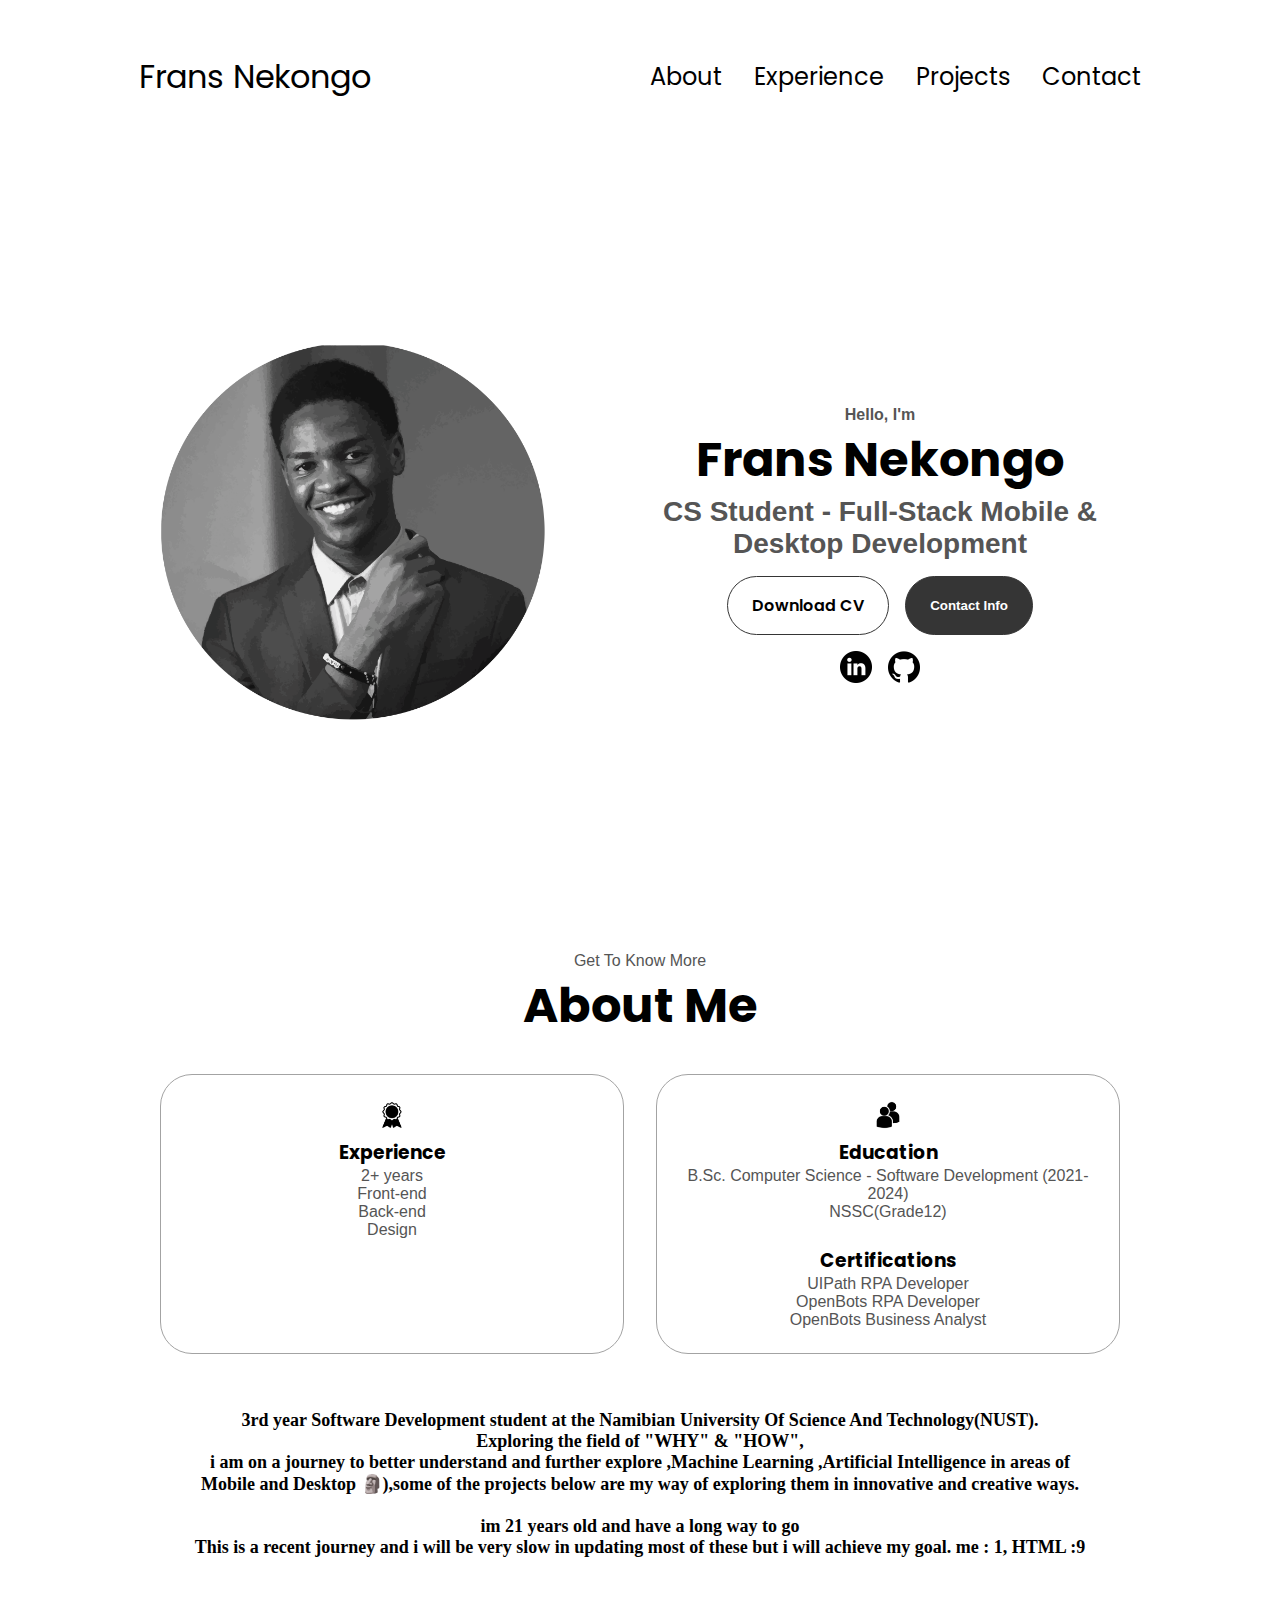
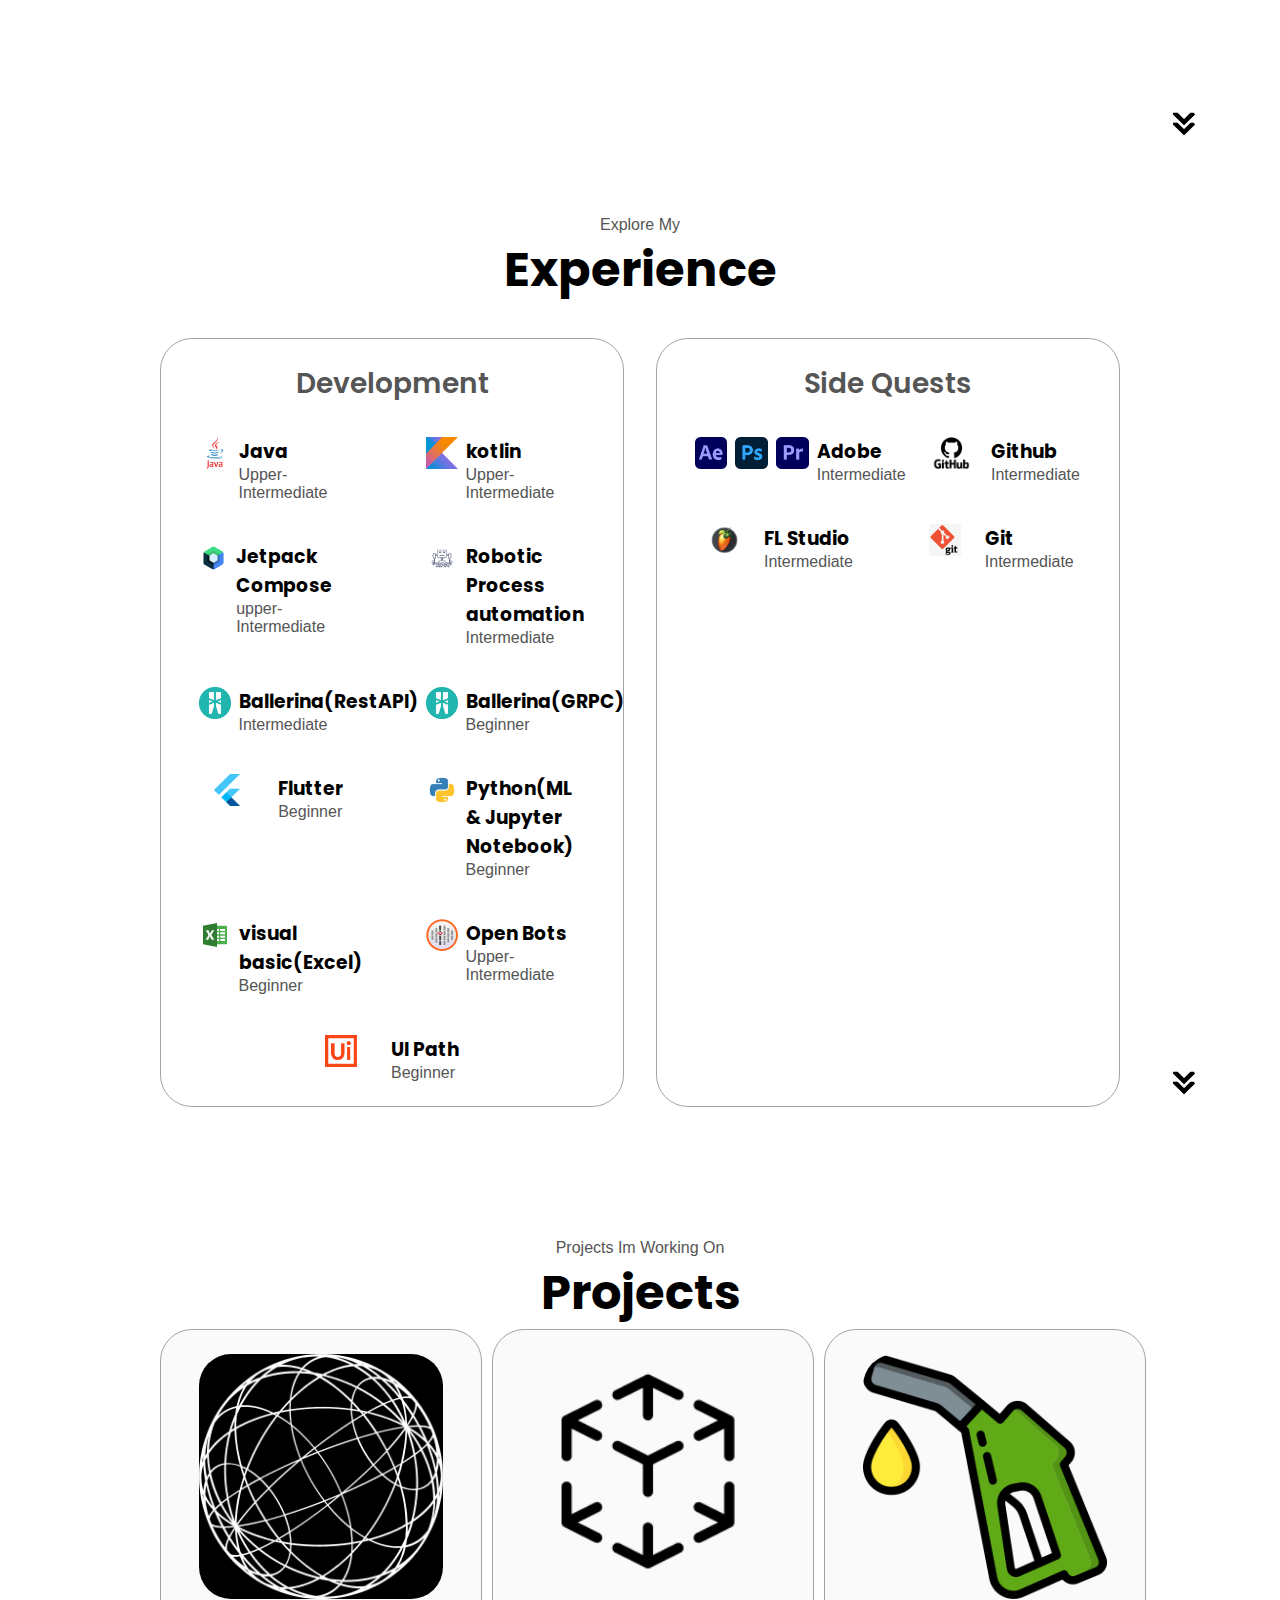
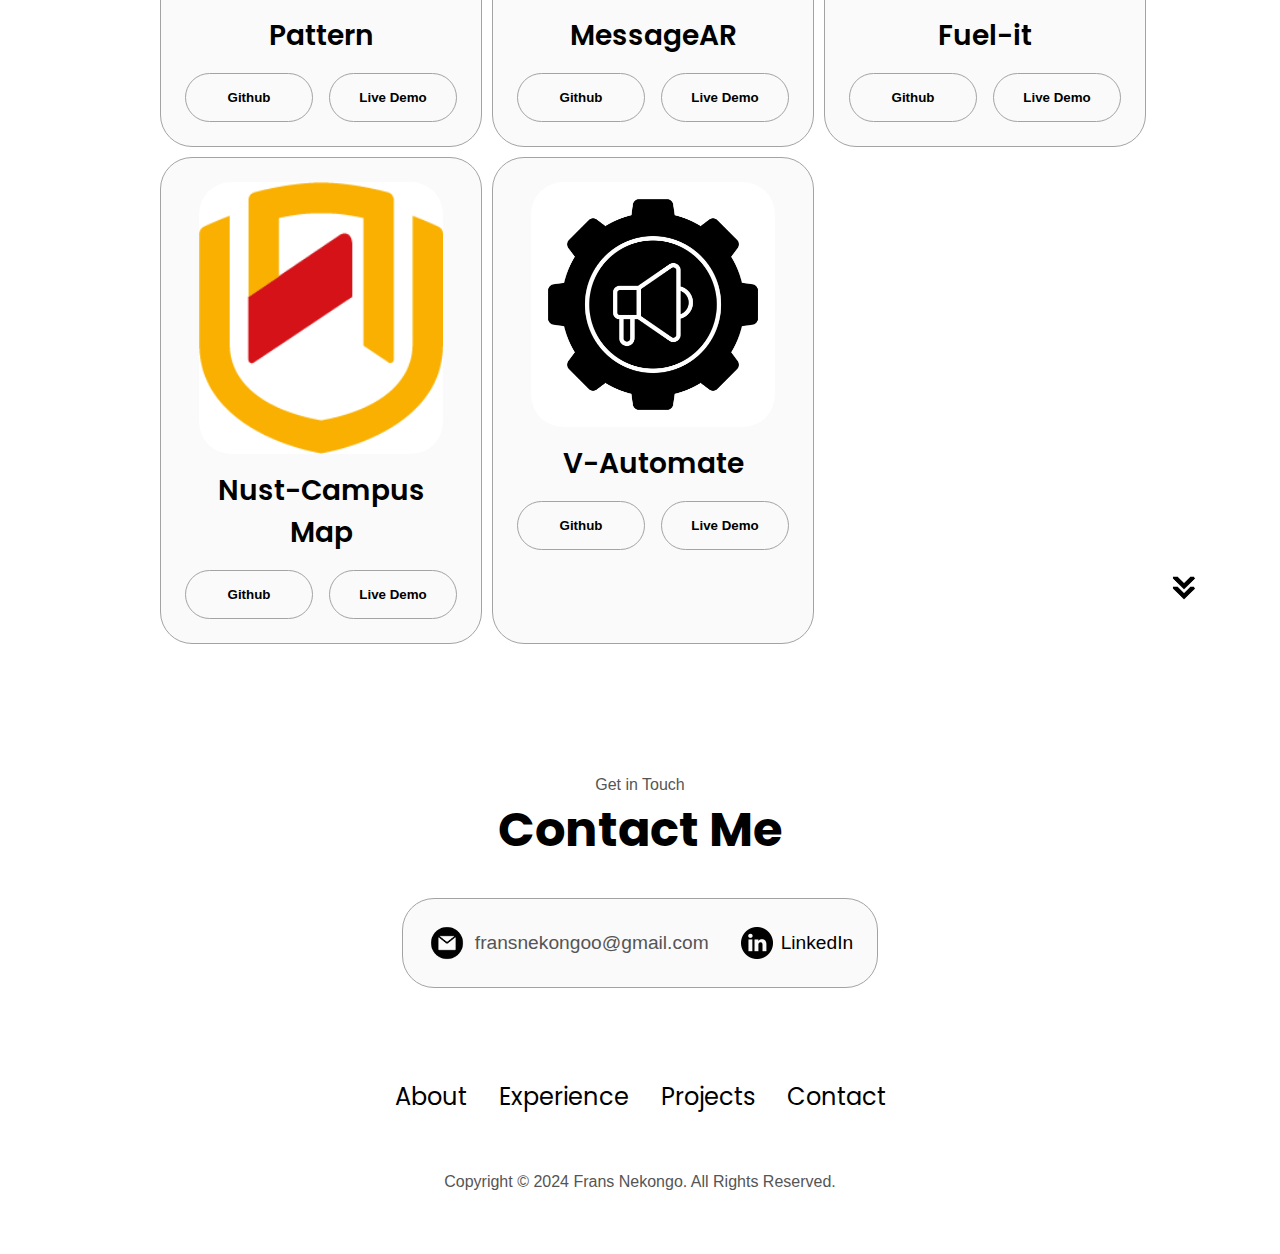
<file: index.html>
<!DOCTYPE html>
<html lang="en">
<!--Firebase App (the core Firebase SDK) is always required and must be listed first-->
<!-- <script src="https://www.gstatic.com/firebasejs/8.10.0/firebase-app.js"></script> -->

<!-- Add Firebase products that you want to use -->
<!--<script src="https://www.gstatic.com/firebasejs/8.10.0/firebase-analytics.js"></script>
<script src="https://www.gstatic.com/firebasejs/8.10.0/firebase-database.js"></script>
<script src="https://www.gstatic.com/firebasejs/8.10.0/firebase-storage.js"></script> -->

<head>
  <meta charset="UTF-8" />
  <meta http-equiv="X-UA-Compatible" content="IE=edge" />
  <meta name="viewport" content="width=device-width, initial-scale=1.0" />
  <title>Frans Nekongo Portfolio</title>
  <link rel="icon" type="image/x-icon" href="/Assets/Icons/Website logo 2.svg"> <!-- Icon for Website> -->
  <link rel="stylesheet" href="style.css" />
  <link rel="stylesheet" href="mediaqueries.css" />
</head>

<body>
  <nav id="desktop-nav">
    <div class="logo">Frans Nekongo</div>
    <div>
      <ul class="nav-links">
        <li><a href="#about">About</a></li>
        <li><a href="#experience">Experience</a></li>
        <li><a href="#projects">Projects</a></li>
        <li><a href="#contact">Contact</a></li>
      </ul>
    </div>
  </nav>
  <nav id="hamburger-nav">
    <div class="logo">Frans Nekongo</div>
    <div class="hamburger-menu">
      <div class="hamburger-icon" onclick="toggleMenu()">
        <span></span>
        <span></span>
        <span></span>
      </div>
      <div class="menu-links">
        <li><a href="#about" onclick="toggleMenu()">About</a></li>
        <li><a href="#experience" onclick="toggleMenu()">Experience</a></li>
        <li><a href="#projects" onclick="toggleMenu()">Projects</a></li>
        <li><a href="#contact" onclick="toggleMenu()">Contact</a></li>
      </div>
    </div>
  </nav>
  <section id="profile">
    <div class="section__pic-container">
      <img src="./Assets/Icons/frans nekongo profile 2.png" alt="fran's profile picture" />
    </div>
    <div class="section__text">
      <p class="section__text__p1">Hello, I'm</p>
      <h1 class="title">Frans Nekongo</h1>
      <p class="section__text__p2">CS Student - Full-Stack Mobile & Desktop Development</p>
      <div class="btn-container">
        <a href="https://firebasestorage.googleapis.com/v0/b/nekongo-resume.appspot.com/o/Documents%2FResume%2FFrans%20Nekongo%20Resume.pdf?alt=media&token=7294755e-ceaf-4022-80d4-fffa458b6771" download="Frans_Nekongo_Resume.pdf" target="_blank" rel="noopener" class="btn btn-color-2" id="download-cv-btn">Download CV</a>
        <button class="btn btn-color-1" onclick="location.href='./#contact'">
          Contact Info
        </button>
      </div>
      <div id="socials-container">
        <img src="./Assets/Icons/linkedin.png" alt="My LinkedIn profile" class="icon"
          onclick="location.href='https://www.linkedin.com/in/frans-nekongo-760369173'" />
        <img src="./Assets/Icons/github.png" alt="My Github profile" class="icon"
          onclick="location.href='https://github.com/frans-nekongo'" />
      </div>
    </div>
  </section>
  <section id="about">
    <p class="section__text__p1">Get To Know More</p>
    <h1 class="title">About Me</h1>
    <div class="section-container">
      <div class="about-details-container">
        <div class="about-containers">
          <div class="details-container">
            <img src="./Assets/Icons/experience.png" alt="Experience icon" class="icon" />
            <h3>Experience</h3>
            <p>2+ years <br />Front-end <br />Back-end <br />Design</p>
          </div>
          <div class="details-container">
            <img src="./Assets/Icons/education.png" alt="Education icon" class="icon" />
            <h3>Education</h3>
            <p>B.Sc. Computer Science - Software Development (2021-2024)<br />NSSC(Grade12) </p>
            <br />
            <h3>Certifications</h3>
            <p>UIPath RPA Developer
              <br>OpenBots RPA Developer
              <br>OpenBots Business Analyst
            </p>
          </div>
        </div>
        <div class="text-container">
          <div class="make-me-fit">
            <p id="about-text" >
              <h1 style="text-align: center;font-size: large; font-family: ”Allegro,ui-serif;">
                  3rd year Software Development student at the Namibian University Of Science And Technology(NUST).
                  <br>
                  Exploring the field of "WHY" & "HOW",
                  <br>
                  i am on a journey to better understand and further
                  explore ,Machine Learning ,Artificial  Intelligence in areas of Mobile and Desktop

                  &#128511;),some of the projects below are my way of exploring them in innovative and creative ways.
                  <br />
                  <br />
                  im 21 years old and have a long way to go
                  <br />
                  This is a recent journey and i will be very slow in updating most of these but i will achieve my goal.

                  me : 1, HTML :9
              </h1>
            </p>
          </div>
        </div>
      </div>
    </div>
    <img src="./Assets/Icons/arrow.png" alt="Arrow icon" class="icon arrow" onclick="location.href='./#experience'" />
  </section>
  <section id="experience">
    <p class="section__text__p1">Explore My</p>
    <h1 class="title">Experience</h1>
    <div class="experience-details-container">
      <div class="about-containers">
        <div class="details-container">
          <h2 class="experience-sub-title">Development</h2>
          <div class="article-container">
            <article>
              <img src="./Assets/Icons/java.png" alt="Experience icon" class="icon" />
              <div>
                <h3>Java</h3>
                <p>Upper-Intermediate </p>
              </div>
            </article>
            <article>
              <img src="./Assets/Icons/Kotlin_Icon.png" alt="Experience icon" class="icon" />
              <div>
                <h3>kotlin</h3>
                <p>Upper-Intermediate</p>
              </div>
            </article>
            <article>
              <img src="./Assets/Icons/jetpack compose.png" alt="Experience icon" class="icon" />
              <div>
                <h3>Jetpack Compose</h3>
                <p>upper-Intermediate</p>
              </div>
            </article>
            <article>
              <img src="./Assets/Icons/RPA.jpg" alt="Experience icon" class="icon" />
              <div>
                <h3>Robotic Process automation</h3>
                <p>Intermediate</p>
              </div>
            </article>
            <article>
              <img src="./Assets/Icons/Ballerina-icon.jpg" alt="Experience icon" class="icon" />
              <div>
                <h3>Ballerina(RestAPI)</h3>
                <p>Intermediate</p>
              </div>
            </article>
            <article>
              <img src="./Assets/Icons/Ballerina-icon.jpg" alt="Experience icon" class="icon" />
              <div>
                <h3>Ballerina(GRPC)</h3>
                <p>Beginner</p>
              </div>
            </article>
            <article>
              <img src="./Assets/Icons/flutter-icon.png" alt="Experience icon" class="icon" />
              <div>
                <h3>Flutter</h3>
                <p>Beginner</p>
              </div>
            </article>
            <article>
              <img src="./Assets/Icons/Python_logo.png" alt="Experience icon" class="icon" />
              <div>
                <h3>Python(ML & Jupyter Notebook)</h3>
                <p>Beginner</p>
              </div>
            </article>
            <article>
              <img src="./Assets/Icons/microsoft-excel.svg" alt="Experience icon" class="icon" />
              <div>
                <h3>visual basic(Excel)</h3>
                <p>Beginner</p>
              </div>
            </article>
            <article>
              <img src="./Assets/Icons/Studio-Icon.png" alt="Experience icon" class="icon" />
              <div>
                <h3>Open Bots</h3>
                <p>Upper-Intermediate</p>
              </div>
            </article>
            <article>
              <img src="./Assets/Icons/ui-path-logo.png" alt="Experience icon" class="icon" />
              <div>
                <h3>UI Path</h3>
                <p>Beginner</p>
              </div>
            </article>
          </div>
        </div>
        <div class="details-container">
          <h2 class="experience-sub-title">Side Quests</h2>
          <div class="article-container">
            <article>
              <img src="./Assets/Icons/addobe after effects.png" alt="Experience icon" class="icon" />
              <img src="./Assets/Icons/addobe photoshop.png" alt="Experience icon" class="icon" /><img
                src="./Assets/Icons/addobe premiere pro.png" alt="Experience icon" class="icon" />
              <div>
                <h3>Adobe </h3>
                <p>Intermediate</p>
              </div>
            </article>
            <article>
              <img src="./Assets/Icons/GitHub-logo.png" alt="Experience icon" class="icon" />
              <div>
                <h3>Github</h3>
                <p>Intermediate</p>
              </div>
            </article>
            <article>
              <img src="./Assets/Icons/fl-studio icon.jpg" alt="Experience icon" class="icon" />
              <div>
                <h3>FL Studio</h3>
                <p>Intermediate</p>
              </div>
            </article>
            <article>
              <img src="./Assets//Icons/git icon.png" alt="Experience icon" class="icon" />
              <div>
                <h3>Git</h3>
                <p>Intermediate</p>
              </div>
            </article>
          </div>
        </div>
      </div>
    </div>
    <img src="./Assets/Icons/arrow.png" alt="Arrow icon" class="icon arrow" onclick="location.href='./#projects'" />
  </section>
  <section id="projects">
    <p class="section__text__p1">Projects Im Working On</p>
    <h1 class="title">Projects</h1>

    <div class="projects-details-container">
      <div class="projects-containers">
        <div class="details-container color-container">
          <div class="article-container">
            <img src="./Assets/Icons/pattern logo.png" alt="Project 3" class="project-img" />
          </div>
          <h2 class="experience-sub-title project-title">Pattern</h2>
          <div class="btn-container">
            <button class="btn btn-color-2 project-btn"
              onclick="location.href='https://github.com/frans-nekongo/Pattern.git'">
              Github
            </button>
            <button class="btn btn-color-2 project-btn" onclick="location.href=''" disabled>
              Live Demo
            </button>
          </div>
        </div>
        <div class="details-container color-container">
          <div class="article-container">
            <img src="./Assets/Icons/AR.png" alt="Project 3" class="project-img" />
          </div>
          <h2 class="experience-sub-title project-title">MessageAR</h2>
          <div class="btn-container">
            <button class="btn btn-color-2 project-btn"
              onclick="location.href='https://github.com/frans-nekongo/MessageAR.git'">
              Github
            </button>
            <button class="btn btn-color-2 project-btn" onclick="location.href=''" disabled>
              Live Demo
            </button>
          </div>
        </div>
        <div class="details-container color-container">
          <div class="article-container">
            <img src="./Assets/Icons//fuel-it.png" alt="Project 1" class="project-img" />
          </div>
          <h2 class="experience-sub-title project-title">Fuel-it</h2>
          <div class="btn-container">
            <button class="btn btn-color-2 project-btn"
              onclick="location.href='https://github.com/frans-nekongo/Fuel-it.git'">
              Github
            </button>
            <button class="btn btn-color-2 project-btn" onclick="location.href=''" disabled>
              Live Demo
            </button>
          </div>
        </div>
        <div class="details-container color-container">
          <div class="article-container">
            <img src="./Assets/Icons/nust icon.png" alt="Project 2" class="project-img" />
          </div>
          <h2 class="experience-sub-title project-title">Nust-Campus Map</h2>
          <div class="btn-container">
            <button class="btn btn-color-2 project-btn"
              onclick="location.href='https://github.com/frans-nekongo/Nust-Campus-Map.git'">
              Github
            </button>
            <button class="btn btn-color-2 project-btn" onclick="location.href=''" disabled>
              Live Demo
            </button>
          </div>
        </div>
        <div class="details-container color-container">
          <div class="article-container">
            <img src="./Assets/Icons/v-automate.jpg" alt="Project 3" class="project-img" />
          </div>
          <h2 class="experience-sub-title project-title">V-Automate</h2>
          <div class="btn-container">
            <button class="btn btn-color-2 project-btn"
              onclick="location.href='https://github.com/frans-nekongo/V-Automate.git'">
              Github
            </button>
            <button class="btn btn-color-2 project-btn" onclick="location.href=''" disabled>
              Live Demo
            </button>
          </div>
        </div>


      </div>
    </div>
    <img src="./Assets/Icons/arrow.png" alt="Arrow icon" class="icon arrow" onclick="location.href='./#contact'" />
  </section>
  <section id="contact">
    <p class="section__text__p1">Get in Touch</p>
    <h1 class="title">Contact Me</h1>
    <div class="contact-info-upper-container">
      <div class="contact-info-container">
        <img src="./Assets/Icons/email.png" alt="Email icon" class="icon contact-icon email-icon" />
        <p>fransnekongoo@gmail.com</a></p>
      </div>
      <div class="contact-info-container">
        <img src="./Assets/Icons/linkedin.png" alt="LinkedIn icon" class="icon contact-icon" />
        <p><a href="https://www.linkedin.com/in/frans-nekongo-760369173">LinkedIn</a></p>
      </div>
    </div>
  </section>
  <footer>
    <nav>
      <div class="nav-links-container">
        <ul class="nav-links">
          <li><a href="#about">About</a></li>
          <li><a href="#experience">Experience</a></li>
          <li><a href="#projects">Projects</a></li>
          <li><a href="#contact">Contact</a></li>
        </ul>
      </div>
    </nav>
    <p>Copyright &#169; 2024 Frans Nekongo. All Rights Reserved.</p>

    <!-- <script type="module" src="script.mjs"></script> -->
    <script type="module" src="test_script.js"></script>
    <script>
      function downloadFile() {
        window.location.href = 'https://drive.google.com/file/d/1_I57VyXBXMgK0x6Ebk9xrpQ3W-fJKfSh/uc?export=download';
      }
    </script>
  </footer>
</body>

</html>
</file>
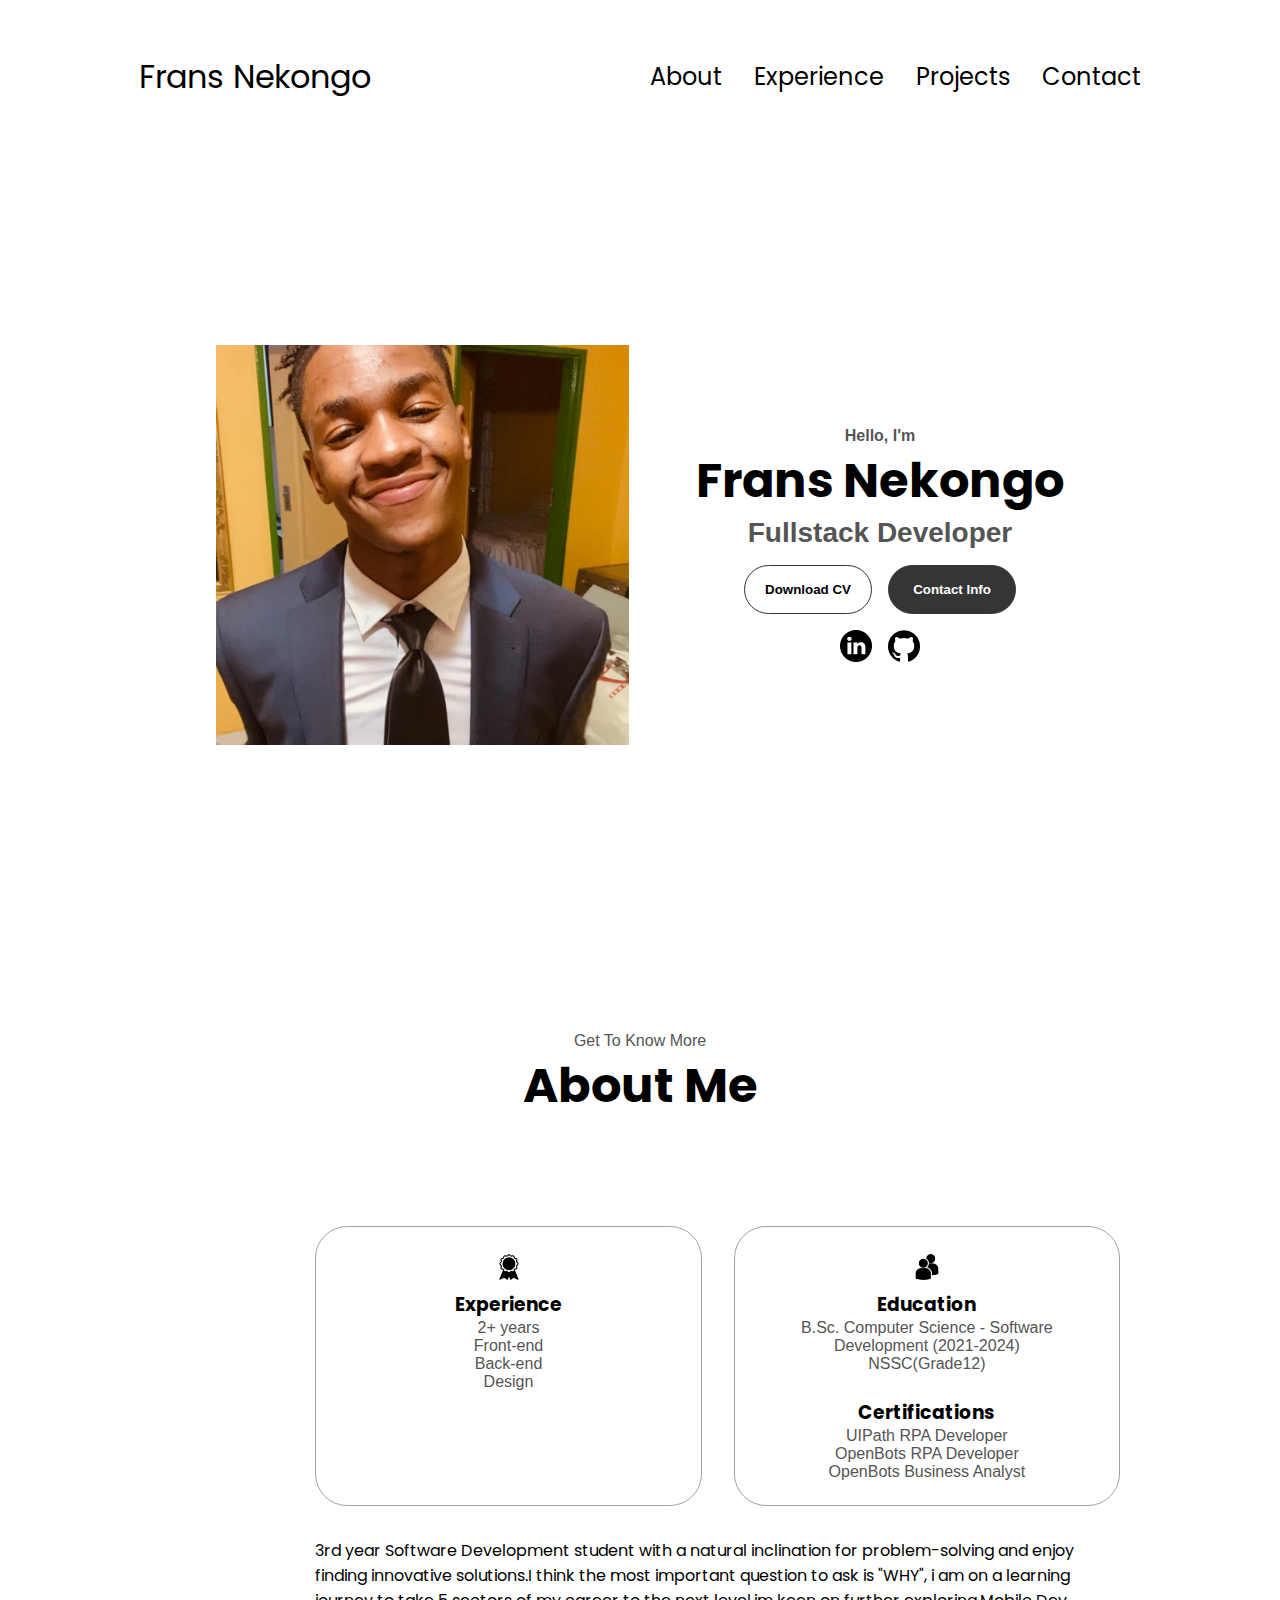
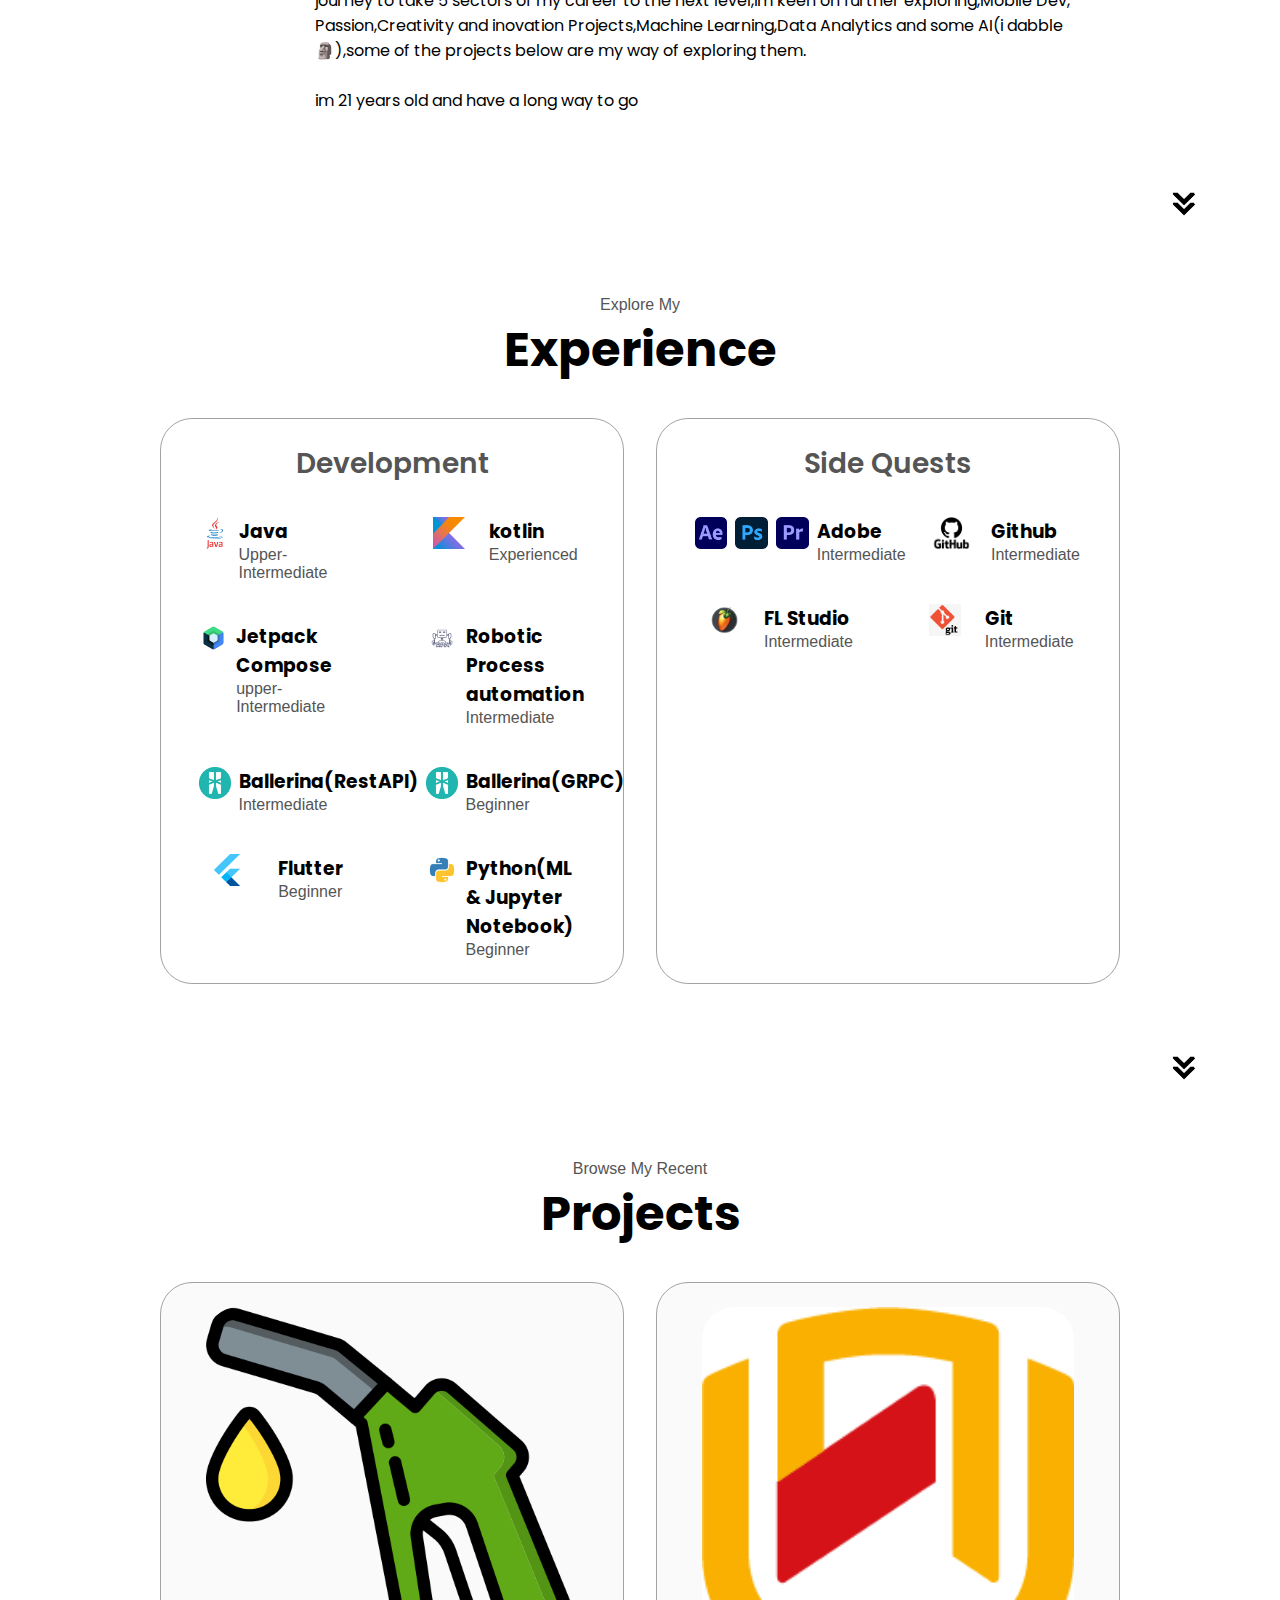
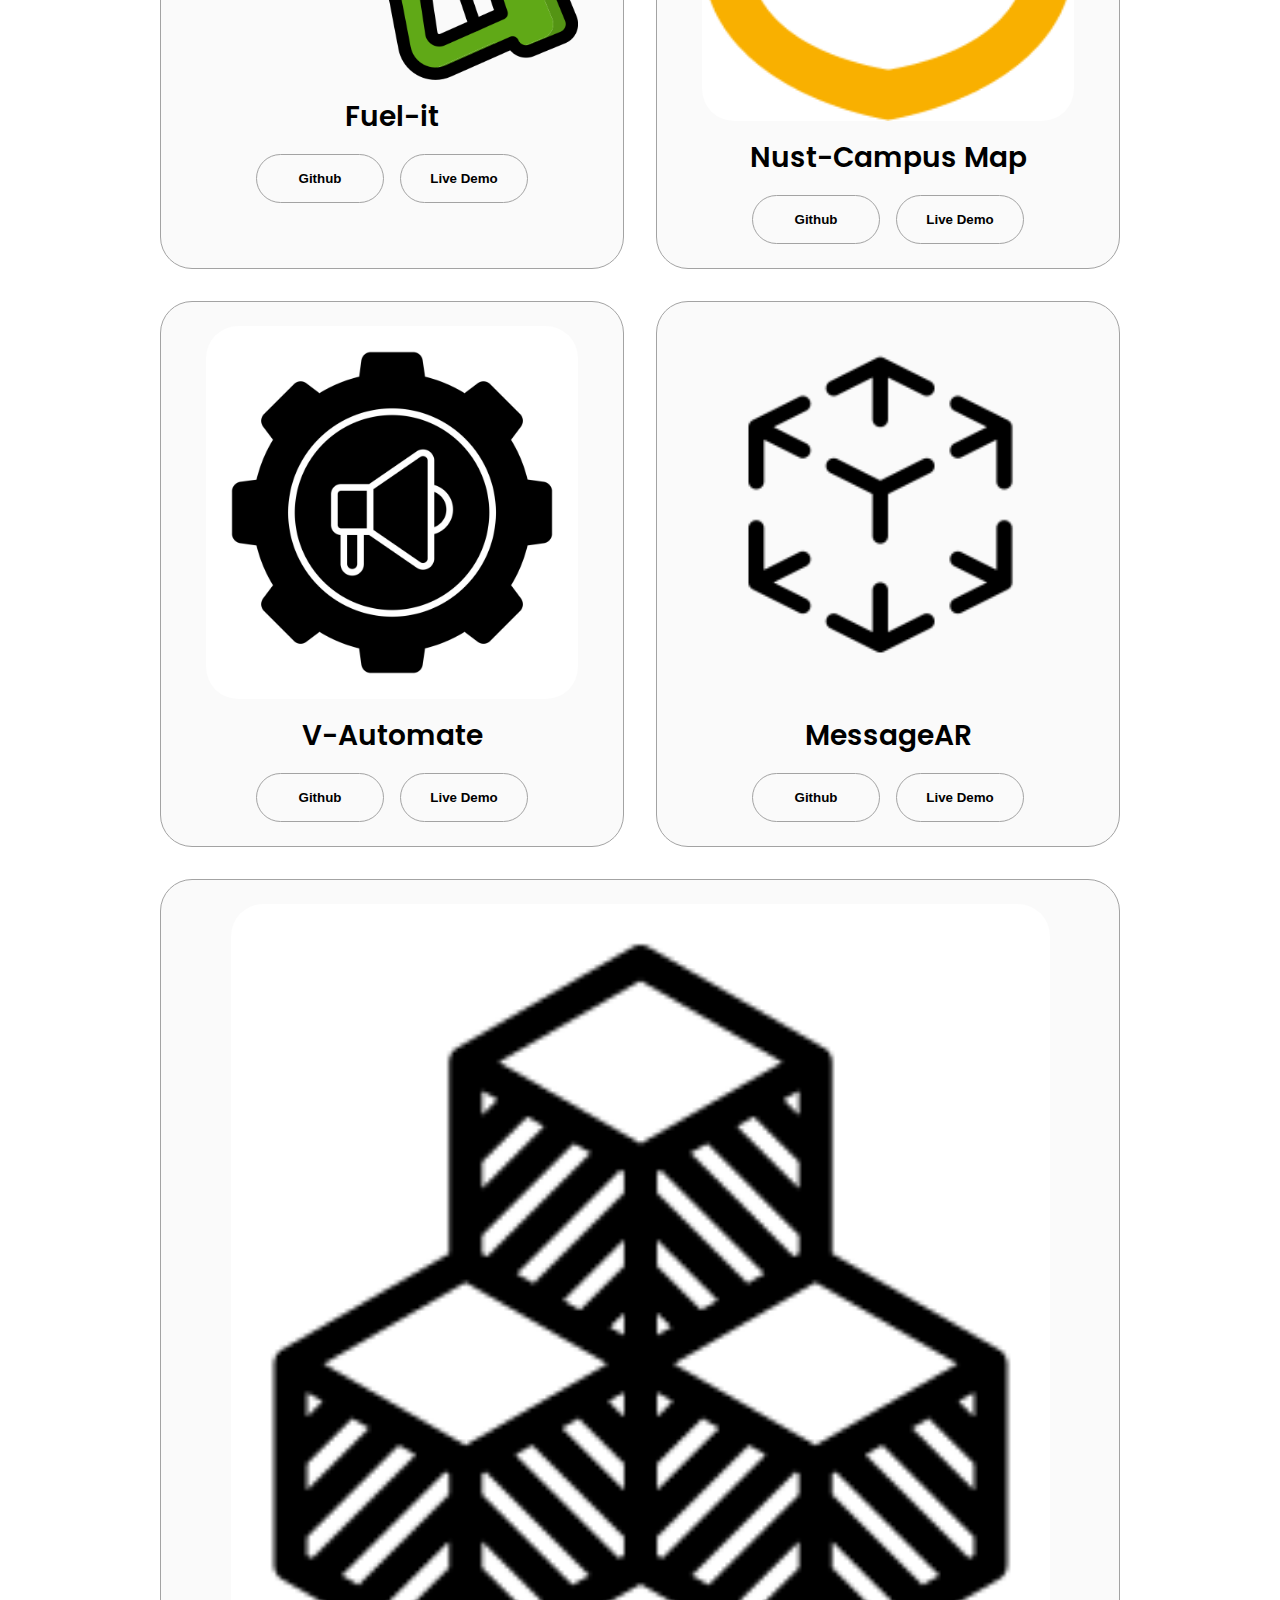
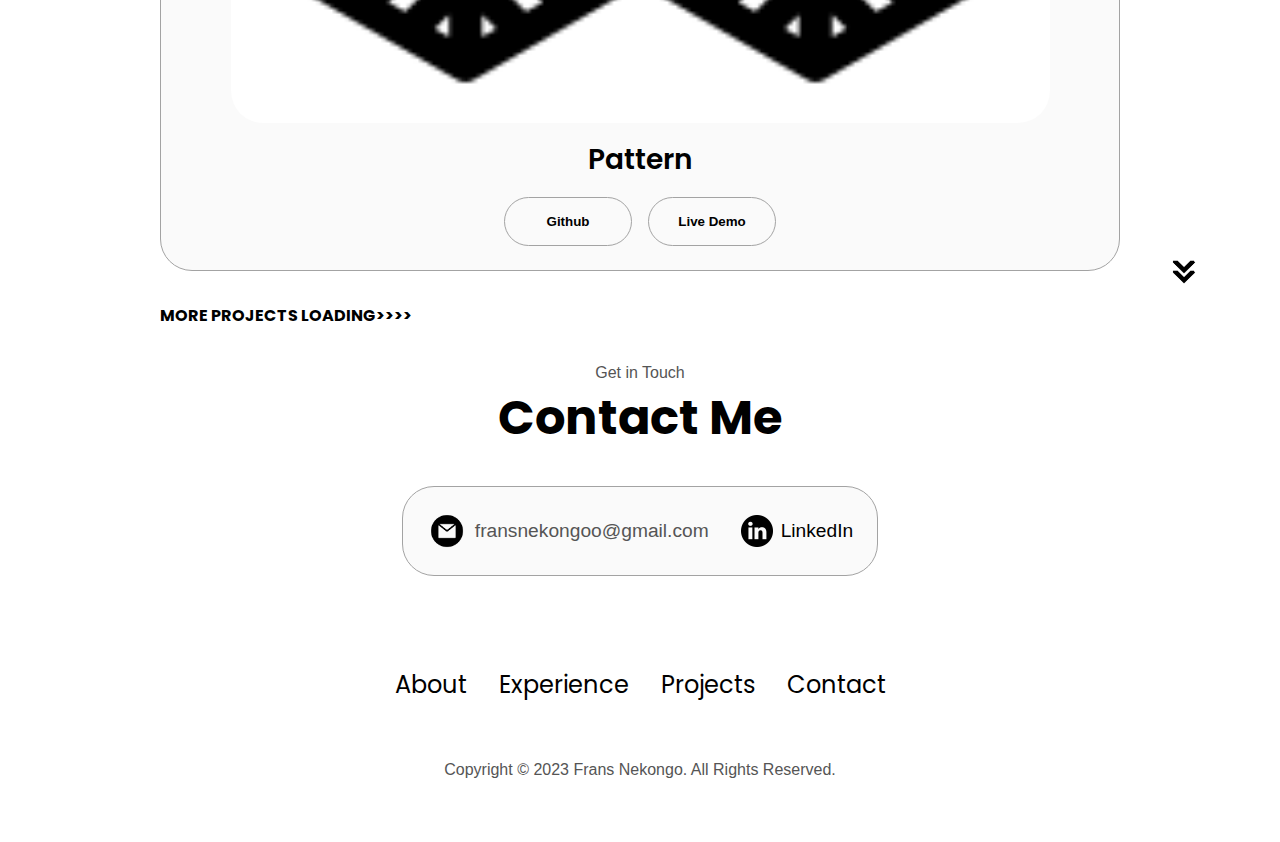
<file: Website/index.html>
<!DOCTYPE html>
<html lang="en">
  <head>
    <meta charset="UTF-8" />
    <meta http-equiv="X-UA-Compatible" content="IE=edge" />
    <meta name="viewport" content="width=device-width, initial-scale=1.0" />
    <title>My Portfolio</title>
    <link rel="stylesheet" href="style.css" />
    <link rel="stylesheet" href="mediaqueries.css" />
  </head>
  <body>
    <nav id="desktop-nav">
      <div class="logo">Frans Nekongo</div>
      <div>
        <ul class="nav-links">
          <li><a href="#about">About</a></li>
          <li><a href="#experience">Experience</a></li>
          <li><a href="#projects">Projects</a></li>
          <li><a href="#contact">Contact</a></li>
        </ul>
      </div>
    </nav>
    <nav id="hamburger-nav">
      <div class="logo">Frans Nekongo</div>
      <div class="hamburger-menu">
        <div class="hamburger-icon" onclick="toggleMenu()">
          <span></span>
          <span></span>
          <span></span>
        </div>
        <div class="menu-links">
          <li><a href="#about" onclick="toggleMenu()">About</a></li>
          <li><a href="#experience" onclick="toggleMenu()">Experience</a></li>
          <li><a href="#projects" onclick="toggleMenu()">Projects</a></li>
          <li><a href="#contact" onclick="toggleMenu()">Contact</a></li>
        </div>
      </div>
    </nav>
    <section id="profile">
      <div class="section__pic-container">
        <img src="./Assets/Icons/picture 1.jpg" alt="fran's profile picture" />
      </div>
      <div class="section__text">
        <p class="section__text__p1">Hello, I'm</p>
        <h1 class="title">Frans Nekongo</h1>
        <p class="section__text__p2">Fullstack Developer</p>
        <div class="btn-container">
          <button
            class="btn btn-color-2"
            onclick="window.open('/home/n3on/Documents/Work/Frans-Nekongo-Portfolio/Website/Assets/Documents/Frans Nekongo Resume.pdf')"
          >
            Download CV
          </button>

          <button class="btn btn-color-1" onclick="location.href='./#contact'">
            Contact Info
          </button>
        </div>
        <div id="socials-container">
          <img
            src="./Assets/Icons/linkedin.png"
            alt="My LinkedIn profile"
            class="icon"
            onclick="location.href='https://linkedin.com/'"
          />
          <img
            src="./Assets/Icons/github.png"
            alt="My Github profile"
            class="icon"
            onclick="location.href='https://github.com/'"
          />
        </div>
      </div>
    </section>
    <section id="about">
      <p class="section__text__p1">Get To Know More</p>
      <h1 class="title">About Me</h1>
      <div class="section-container">
        <div class="section__pic-container">
        </div>
        <div class="about-details-container">
          <div class="about-containers">
            <div class="details-container">
              <img
                src="./Assets/Icons/experience.png"
                alt="Experience icon"
                class="icon"
              />
              <h3>Experience</h3>
              <p>2+ years <br />Front-end <br />Back-end <br />Design</p>
            </div>
            <div class="details-container">
              <img
                src="./Assets/Icons/education.png"
                alt="Education icon"
                class="icon"
              />
              <h3>Education</h3>
              <p>B.Sc. Computer Science - Software Development (2021-2024)<br />NSSC(Grade12) </p>
              <br />
              <h3>Certifications</h3>
              <p>UIPath RPA Developer
                <br>OpenBots RPA Developer
                <br>OpenBots Business Analyst
              </p>
            </div>
          </div>
          <div class="text-container">
            <p><blockquote>
              3rd year Software Development student with  a natural inclination for problem-solving and enjoy
              finding innovative solutions.I think the most important question to ask is "WHY",
              i am on a learning journey to take 5 sectors of my career to the next level,im keen on further exploring,Mobile Dev,
              Passion,Creativity and inovation Projects,Machine Learning,Data Analytics and some AI(i dabble &#128511;),some of the projects below are my way of exploring them.
              <br/>
              <br/>
              im 21 years old and have a long way to go 
            </blockquote></p>
          </div>
        </div>
      </div>
      <img
        src="./Assets/Icons/arrow.png"
        alt="Arrow icon"
        class="icon arrow"
        onclick="location.href='./#experience'"
      />
    </section>
    <section id="experience">
      <p class="section__text__p1">Explore My</p>
      <h1 class="title">Experience</h1>
      <div class="experience-details-container">
        <div class="about-containers">
          <div class="details-container">
            <h2 class="experience-sub-title">Development</h2>
            <div class="article-container">
              <article>
                <img
                  src="./Assets/Icons/java.png"
                  alt="Experience icon"
                  class="icon"
                />
                <div>
                  <h3>Java</h3>
                  <p>Upper-Intermediate	</p>
                </div>
              </article>
              <article>
                <img
                  src="./Assets/Icons/Kotlin_Icon.png"
                  alt="Experience icon"
                  class="icon"
                />
                <div>
                  <h3>kotlin</h3>
                  <p>Experienced</p>
                </div>
              </article>
              <article>
                <img
                  src="./Assets/Icons/jetpack compose.png"
                  alt="Experience icon"
                  class="icon"
                />
                <div>
                  <h3>Jetpack Compose</h3>
                  <p>upper-Intermediate</p>
                </div>
              </article>
              <article>
                <img
                  src="./Assets/Icons/RPA.jpg"
                  alt="Experience icon"
                  class="icon"
                />
                <div>
                  <h3>Robotic Process automation</h3>
                  <p>Intermediate</p>
                </div>
              </article>
              <article>
                <img
                  src="./Assets/Icons/Ballerina-icon.jpg"
                  alt="Experience icon"
                  class="icon"
                />
                <div>
                  <h3>Ballerina(RestAPI)</h3>
                  <p>Intermediate</p>
                </div>
              </article>
              <article>
                <img
                  src="./Assets/Icons/Ballerina-icon.jpg"
                  alt="Experience icon"
                  class="icon"
                />
                <div>
                  <h3>Ballerina(GRPC)</h3>
                  <p>Beginner</p>
                </div>
              </article>
              <article>
                <img
                  src="./Assets/Icons/flutter-icon.png"
                  alt="Experience icon"
                  class="icon"
                />
                <div>
                  <h3>Flutter</h3>
                  <p>Beginner</p>
                </div>
              </article>
              <article>
                <img
                  src="./Assets/Icons/Python_logo.png"
                  alt="Experience icon"
                  class="icon"
                />
                <div>
                  <h3>Python(ML & Jupyter Notebook)</h3>
                  <p>Beginner</p>
                </div>
              </article>
            </div>
          </div>
          <div class="details-container">
            <h2 class="experience-sub-title">Side Quests</h2>
            <div class="article-container">
              <article>
                <img
                  src="./Assets/Icons/addobe after effects.png"
                  alt="Experience icon"
                  class="icon"
                />
                <img
                  src="./Assets/Icons/addobe photoshop.png"
                  alt="Experience icon"
                  class="icon"
                /><img
                src="./Assets/Icons/addobe premiere pro.png"
                alt="Experience icon"
                class="icon"
              />
                <div>
                  <h3>Adobe </h3>
                  <p>Intermediate</p>
                </div>
              </article>
              <article>
                <img
                  src="./Assets/Icons/GitHub-logo.png"
                  alt="Experience icon"
                  class="icon"
                />
                <div>
                  <h3>Github</h3>
                  <p>Intermediate</p>
                </div>
              </article>
              <article>
                <img
                  src="./Assets/Icons/fl-studio icon.jpg"
                  alt="Experience icon"
                  class="icon"
                />
                <div>
                  <h3>FL Studio</h3>
                  <p>Intermediate</p>
                </div>
              </article>
              <article>
                <img
                  src="./Assets//Icons/git icon.png"
                  alt="Experience icon"
                  class="icon"
                />
                <div>
                  <h3>Git</h3>
                  <p>Intermediate</p>
                </div>
              </article>
            </div>
          </div>
        </div>
      </div>
      <img
        src="./Assets/Icons/arrow.png"
        alt="Arrow icon"
        class="icon arrow"
        onclick="location.href='./#projects'"
      />
    </section>
    <section id="projects">
      <p class="section__text__p1">Browse My Recent</p>
      <h1 class="title">Projects</h1>
      
      <div class="experience-details-container">
        <div class="about-containers">
          <div class="details-container color-container">
            <div class="article-container">
              <img
                src="./Assets/Icons//fuel-it.png"
                alt="Project 1"
                class="project-img"
              />
            </div>
            <h2 class="experience-sub-title project-title">Fuel-it</h2>
            <div class="btn-container">
              <button
                class="btn btn-color-2 project-btn"
                onclick="location.href='https://github.com/frans-nekongo/Fuel-it.git'"
              >
                Github
              </button>
              <button
                class="btn btn-color-2 project-btn"
                onclick="location.href=''"
              >
                Live Demo
              </button>
            </div>
          </div>
          <div class="details-container color-container">
            <div class="article-container">
              <img
                src="./Assets/Icons/nust icon.png"
                alt="Project 2"
                class="project-img"
              />
            </div>
            <h2 class="experience-sub-title project-title">Nust-Campus Map</h2>
            <div class="btn-container">
              <button
                class="btn btn-color-2 project-btn"
                onclick="location.href='https://github.com/frans-nekongo/Nust-Campus-Map.git'"
              >
                Github
              </button>
              <button
                class="btn btn-color-2 project-btn"
                onclick="location.href=''"
              >
                Live Demo
              </button>
            </div>
          </div>
          <div class="details-container color-container">
            <div class="article-container">
              <img
                src="./Assets/Icons/v-automate.jpg"
                alt="Project 3"
                class="project-img"
              />
            </div>
            <h2 class="experience-sub-title project-title">V-Automate</h2>
            <div class="btn-container">
              <button
                class="btn btn-color-2 project-btn"
                onclick="location.href='https://github.com/frans-nekongo/V-Automate.git'"
              >
                Github
              </button>
              <button
                class="btn btn-color-2 project-btn"
                onclick="location.href=''"
              >
                Live Demo
              </button>
            </div>
          </div>
          <div class="details-container color-container">
            <div class="article-container">
              <img
                src="./Assets/Icons/AR.png"
                alt="Project 3"
                class="project-img"
              />
            </div>
            <h2 class="experience-sub-title project-title">MessageAR</h2>
            <div class="btn-container">
              <button
                class="btn btn-color-2 project-btn"
                onclick="location.href='https://github.com/frans-nekongo/MessageAR.git'"
              >
                Github
              </button>
              <button
                class="btn btn-color-2 project-btn"
                onclick="location.href=''"
              >
                Live Demo
              </button>
            </div>
          </div>
          <div class="details-container color-container">
            <div class="article-container">
              <img
                src="./Assets/Icons/pattern.png"
                alt="Project 3"
                class="project-img"
              />
            </div>
            <h2 class="experience-sub-title project-title">Pattern</h2>
            <div class="btn-container">
              <button
                class="btn btn-color-2 project-btn"
                onclick="location.href='https://github.com/frans-nekongo/Pattern.git'"
              >
                Github
              </button>
              <button
                class="btn btn-color-2 project-btn"
                onclick="location.href=''"
              >
                Live Demo
              </button>
            </div>
          </div>
        </div>
      </div>
      <img
        src="./Assets/Icons/arrow.png"
        alt="Arrow icon"
        class="icon arrow"
        onclick="location.href='./#contact'"
      />
      <h4>MORE PROJECTS LOADING>>>></h4>

    </section>
    <section id="contact">
      <p class="section__text__p1">Get in Touch</p>
      <h1 class="title">Contact Me</h1>
      <div class="contact-info-upper-container">
        <div class="contact-info-container">
          <img
            src="./Assets/Icons/email.png"
            alt="Email icon"
            class="icon contact-icon email-icon"
          />
          <p>fransnekongoo@gmail.com</a></p>
        </div>
        <div class="contact-info-container">
          <img
            src="./Assets/Icons/linkedin.png"
            alt="LinkedIn icon"
            class="icon contact-icon"
          />
          <p><a href="https://www.linkedin.com/in/frans-nekongo-760369173">LinkedIn</a></p>
        </div>
      </div>
    </section>
    <footer>
      <nav>
        <div class="nav-links-container">
          <ul class="nav-links">
            <li><a href="#about">About</a></li>
            <li><a href="#experience">Experience</a></li>
            <li><a href="#projects">Projects</a></li>
            <li><a href="#contact">Contact</a></li>
          </ul>
        </div>
      </nav>
      <p>Copyright &#169; 2023 Frans Nekongo. All Rights Reserved.</p>
    </footer>
    <script src="script.js"></script>
  </body>
</html>
</file>
<file: style.css>
/* GENERAL */

@import url("https://fonts.googleapis.com/css2?family=Poppins:wght@300;400;500;600&display=swap");

* {
  margin: 0;
  padding: 0;
}

body {
  font-family: "Poppins", sans-serif;
}

html {
  scroll-behavior: smooth;
}

p {
  color: rgb(85, 85, 85);
  font-family :Impact, Haettenschweiler, 'Arial Narrow Bold', sans-serif
}

/* TRANSITION */

a,
.btn {
  transition: all 300ms ease;
}

/* DESKTOP NAV */

nav,
.nav-links {
  display: flex;
}

nav {
  justify-content: space-around;
  align-items: center;
  height: 17vh;
}

.nav-links {
  gap: 2rem;
  list-style: none;
  font-size: 1.5rem;
}

a {
  color: black;
  text-decoration: none;
  text-decoration-color: white;
}

a:hover {
  color: grey;
  text-decoration: underline;
  text-underline-offset: 1rem;
  text-decoration-color: rgb(181, 181, 181);
}

.logo {
  font-size: 2rem;
}

.logo:hover {
  cursor: default;
}

/* HAMBURGER MENU */

#hamburger-nav {
  display: none;
}

.hamburger-menu {
  position: relative;
  display: inline-block;
}

.hamburger-icon {
  display: flex;
  flex-direction: column;
  justify-content: space-between;
  height: 24px;
  width: 30px;
  cursor: pointer;
}

.hamburger-icon span {
  width: 100%;
  height: 2px;
  background-color: black;
  transition: all 0.3ms ease-in-out;
}

.menu-links {
  position: absolute;
  top: 100%;
  right: 0;
  background-color: white;
  width: fit-content;
  width: -moz-fit-content;
  max-height: 0;
  overflow: hidden;
  transition: all 0.3ms ease-in-out;
}

.menu-links a {
  display: block;
  padding: 10px;
  text-align: center;
  font-size: 1.5rem;
  color: black;
  text-decoration: none;
  transition: all 0.3ms ease-in-out;
}

.menu-links li {
  list-style: none;
}

.menu-links.open {
  max-height: 300px;
}

.hamburger-icon.open span:first-child {
  transform: rotate(45deg) translate(10px, 5px);
}

.hamburger-icon.open span:nth-child(2) {
  opacity: 0;
}

.hamburger-icon.open span:last-child {
  transform: rotate(-45deg) translate(10px, -5px);
}

.hamburger-icon span:first-child {
  transform: none;
}

.hamburger-icon span:first-child {
  opacity: 1;
}
#experience {
  height: auto;
  /* rest of the styles */
}

section {
  padding-top: 4vh;
  height: 96vh;
  margin: 0 10rem;
  box-sizing: border-box;
  min-height: -moz-fit-content;
  min-height: fit-content;
}

.section-container {
  display: flex;
}

/* PROFILE SECTION */

#profile {
  display: flex;
  justify-content: center;
  gap: 5rem;
  height: 80vh;
  
}

.section__pic-container {
  display: flex;
  height: 400px;
  width: 400px;
  margin: auto 0;
  
}

.section__text {
  align-self: center;
  text-align: center;
}

.section__text p {
  font-weight: 600;
}

.section__text__p1 {
  text-align: center;
}

.section__text__p2 {
  font-size: 1.75rem;
  margin-bottom: 1rem;
}

.title {
  font-size: 3rem;
  text-align: center;
}

#socials-container {
  display: flex;
  justify-content: center;
  margin-top: 1rem;
  gap: 1rem;
}

/* ICONS */

.icon {
  cursor: pointer;
  height: 2rem;
}

/* BUTTONS */

.btn-container {
  display: flex;
  justify-content: center;
  gap: 1rem;
}

.btn {
  font-weight: 600;
  transition: all 300ms ease;
  padding: 1rem;
  width: 8rem;
  border-radius: 2rem;
}

.btn-color-1,
.btn-color-2 {
  border: rgb(53, 53, 53) 0.1rem solid;
}

.btn-color-1:hover,
.btn-color-2:hover {
  cursor: pointer;
}

.btn-color-1,
.btn-color-2:hover {
  background: rgb(53, 53, 53);
  color: white;
}

.btn-color-1:hover {
  background: rgb(0, 0, 0);
}

.btn-color-2 {
  background: none;
}

.btn-color-2:hover {
  border: rgb(255, 255, 255) 0.1rem solid;
}

.btn-container {
  gap: 1rem;
}

/* ABOUT SECTION */

#about {
  position: relative;
  
}

.about-containers {
  gap: 2rem;
  margin-bottom: 2rem;
  margin-top: 2rem;
}

.about-details-container {
  justify-content: center;
  flex-direction: column;
}

.about-containers,
.about-details-container {
  display: flex;
}

.about-pic {
  border-radius: 2rem;
}

.arrow {
  position: absolute;
  right: -5rem;
  bottom: 2.5rem;
}

.details-container {
  padding: 1.5rem;
  flex: 1;
  background: white;
  border-radius: 2rem;
  border: rgb(53, 53, 53) 0.1rem solid;
  border-color: rgb(163, 163, 163);
  text-align: center;
}
.text-container {
  padding: 1.5rem;
  flex: 1;
  background: white;
  text-align:center;
}

.section-container {
  gap: 4rem;
  height: 80%;
}

.section__pic-container {
  height: 400px;
  width: 400px;
  margin: auto 0;
}

/* EXPERIENCE SECTION */

#experience {
  position: relative;
}

.experience-sub-title {
  color: rgb(85, 85, 85);
  font-weight: 600;
  font-size: 1.75rem;
  margin-bottom: 2rem;
}

.experience-details-container {
  display: flex;
  justify-content: center;
  flex-direction: column;
}

.article-container {
  display: flex;
  text-align: initial;
  flex-wrap: wrap;
  flex-direction: row;
  gap: 2.5rem;
  justify-content: space-around;
}

article {
  display: flex;
  width: 10rem;
  justify-content: space-around;
  gap: 0.5rem;
}

article .icon {
  cursor: default;
}

/* PROJECTS SECTION */

#projects {
  position: relative;
}

.color-container {
  border-color: rgb(163, 163, 163);
  background: rgb(250, 250, 250);
}

.project-img {
  border-radius: 2rem;
  width: 90%;
  height: 90%;
}

.project-title {
  margin: 1rem;
  color: black;
}

.project-btn {
  color: black;
  border-color: rgb(163, 163, 163);
}

/* CONTACT */

#contact {
  display: flex;
  justify-content: center;
  flex-direction: column;
  height: 70vh;
}

.contact-info-upper-container {
  display: flex;
  justify-content: center;
  border-radius: 2rem;
  border: rgb(53, 53, 53) 0.1rem solid;
  border-color: rgb(163, 163, 163);
  background: rgb(250, 250, 250);
  margin: 2rem auto;
  padding: 0.5rem;
}

.contact-info-container {
  display: flex;
  align-items: center;
  justify-content: center;
  gap: 0.5rem;
  margin: 1rem;
}

.contact-info-container p {
  font-size: larger;
}

.contact-icon {
  cursor: default;
}

.email-icon {
  height: 2.5rem;
}

/* FOOTER SECTION */

footer {
  height: 26vh;
  margin: 0 1rem;
}

footer p {
  text-align: center;
}

/*  */
</file>
<file: mediaqueries.css>
.projects-containers{
 width: fit-content;
 width: -moz-fit-content;
}

.projects-details-container{
 width: -moz-fit-content;
 width: fit-content;
}

#about-text {

  /* width: ; */
}

.make-me-fit {
  display: flex;
}

#about {
  .section-container {
    margin-top: auto;
  }
}
#projects {
  /* overflow: none; */
  
  .projects-details-container {
    height: auto;
    margin-right: auto;
  }
  .projects-containers {
    height: auto;
  }
}


@media screen and (min-width: 1281px) {
  #projects {
    .projects-containers {
      display: grid;
      grid-template-columns: repeat(4, 1fr);
      grid-gap: 10px;
    }
  } 
}
@media screen and (max-width: 1280px) {
  #projects {
    .projects-containers {
      display: grid;
      grid-template-columns: repeat(3, 1fr);
      grid-gap: 10px;
      
    }
  } 
  #experience,
  .experience-details-container {
    margin-bottom: rem;
  }
}
@media screen and (max-width: 768px) {
  #projects {
    .projects-containers {
      display: grid;
      grid-template-columns: repeat(2, 1fr);
      grid-gap: 10px;
      
    }
  } 
}


@media screen and (max-width: 2000px) {
  #experience {
    margin-bottom: auto;
  }
  #projects {
    padding-top: 100px;
    margin-top: 100px;
    height: 100vh;
    margin-bottom: 6rem;
    margin-top: auto;
  }
  .about-containers {
    flex-wrap: wrap;
  }
  #contact,
  #projects {
    height: fit-content;
    height: auto; /* Fallback for browsers that do not support fit-content */
  }
  
}

@media screen and (max-width: 1400px) {
  #about {
    padding-top: -10%;
    margin-top: auto;
  }
  #profile {
    height: 83vh;
    margin-bottom: 1rem;
  }
  .about-containers {
    flex-wrap: wrap;
  }
  #contact,
  #projects {
    height: fit-content;
    height: auto; /* Fallback for browsers that do not support fit-content */
    width: -moz-fit-content;
    width: fit-content;
    width: auto;
  }
  
}

@media screen and (max-width: 1200px) {
  #desktop-nav {
    display: none;
  }
  #hamburger-nav {
    display: flex;
  }
  #experience,
  .experience-details-container {
    margin-top: 2rem;
    margin-bottom: 2rem;
  }
  #profile,
  .section-container {
    display: block;
  }
  .arrow {
    display: none;
  }
  section,
  .section-container {
    height: fit-content;
    height: auto; /* Fallback for browsers that do not support fit-content */

  }
  section {
    margin: 0 5%;
  }
  .section__pic-container {
    width: 275px;
    height: 275px;
    margin: 0 auto 2rem;
  }
  .about-containers {
    margin-top: 0;
  }
}

@media screen and (max-width: 600px) {
  
  #contact,
  footer {
    height: 40vh;
  }
  #profile {
    height: 83vh;
    margin-bottom: 0;
  }
  #projects {
    padding-top: 10%;
    margin-top: auto;
    height: 100vh;
    margin-bottom: 6rem;
  }
  article {
    font-size: 1rem;
  }
  footer nav {
    height: fit-content;
    height: auto; /* Fallback for browsers that do not support fit-content */

    margin-bottom: 2rem;
  }
  .about-containers,
  .contact-info-upper-container,
  .btn-container {
    flex-wrap: wrap;
  }
  .contact-info-container {
    margin: 0;
  }
  .contact-info-container p,
  .nav-links li a {
    font-size: 1rem;
  }
  .experience-sub-title {
    font-size: 1.25rem;
  }
  .logo {
    font-size: 1.5rem;
  }
  .nav-links {
    flex-direction: column;
    gap: 0.5rem;
    text-align: center;
  }
  .section__pic-container {
    width: auto;
    height: 46vw;
    justify-content: center;
  }
  .section__text__p2 {
    font-size: 1.25rem;
  }
  .title {
    font-size: 2rem;
  }
  .text-container {
    text-align: justify;
  }

  
}
</file>
<file: Website/style.css>
/* GENERAL */

@import url("https://fonts.googleapis.com/css2?family=Poppins:wght@300;400;500;600&display=swap");

* {
  margin: 0;
  padding: 0;
}

body {
  font-family: "Poppins", sans-serif;
}

html {
  scroll-behavior: smooth;
}

p {
  color: rgb(85, 85, 85);
  font-family :Impact, Haettenschweiler, 'Arial Narrow Bold', sans-serif
}

/* TRANSITION */

a,
.btn {
  transition: all 300ms ease;
}

/* DESKTOP NAV */

nav,
.nav-links {
  display: flex;
}

nav {
  justify-content: space-around;
  align-items: center;
  height: 17vh;
}

.nav-links {
  gap: 2rem;
  list-style: none;
  font-size: 1.5rem;
}

a {
  color: black;
  text-decoration: none;
  text-decoration-color: white;
}

a:hover {
  color: grey;
  text-decoration: underline;
  text-underline-offset: 1rem;
  text-decoration-color: rgb(181, 181, 181);
}

.logo {
  font-size: 2rem;
}

.logo:hover {
  cursor: default;
}

/* HAMBURGER MENU */

#hamburger-nav {
  display: none;
}

.hamburger-menu {
  position: relative;
  display: inline-block;
}

.hamburger-icon {
  display: flex;
  flex-direction: column;
  justify-content: space-between;
  height: 24px;
  width: 30px;
  cursor: pointer;
}

.hamburger-icon span {
  width: 100%;
  height: 2px;
  background-color: black;
  transition: all 0.3ms ease-in-out;
}

.menu-links {
  position: absolute;
  top: 100%;
  right: 0;
  background-color: white;
  width: fit-content;
  max-height: 0;
  overflow: hidden;
  transition: all 0.3ms ease-in-out;
}

.menu-links a {
  display: block;
  padding: 10px;
  text-align: center;
  font-size: 1.5rem;
  color: black;
  text-decoration: none;
  transition: all 0.3ms ease-in-out;
}

.menu-links li {
  list-style: none;
}

.menu-links.open {
  max-height: 300px;
}

.hamburger-icon.open span:first-child {
  transform: rotate(45deg) translate(10px, 5px);
}

.hamburger-icon.open span:nth-child(2) {
  opacity: 0;
}

.hamburger-icon.open span:last-child {
  transform: rotate(-45deg) translate(10px, -5px);
}

.hamburger-icon span:first-child {
  transform: none;
}

.hamburger-icon span:first-child {
  opacity: 1;
}

.hamburger-icon span:first-child {
  transform: none;
}

/* SECTIONS */

section {
  padding-top: 4vh;
  height: 96vh;
  margin: 0 10rem;
  box-sizing: border-box;
  min-height: fit-content;
}

.section-container {
  display: flex;
}

/* PROFILE SECTION */

#profile {
  display: flex;
  justify-content: center;
  gap: 5rem;
  height: 80vh;
}

.section__pic-container {
  display: flex;
  height: 400px;
  width: 400px;
  margin: auto 0;
}

.section__text {
  align-self: center;
  text-align: center;
}

.section__text p {
  font-weight: 600;
}

.section__text__p1 {
  text-align: center;
}

.section__text__p2 {
  font-size: 1.75rem;
  margin-bottom: 1rem;
}

.title {
  font-size: 3rem;
  text-align: center;
}

#socials-container {
  display: flex;
  justify-content: center;
  margin-top: 1rem;
  gap: 1rem;
}

/* ICONS */

.icon {
  cursor: pointer;
  height: 2rem;
}

/* BUTTONS */

.btn-container {
  display: flex;
  justify-content: center;
  gap: 1rem;
}

.btn {
  font-weight: 600;
  transition: all 300ms ease;
  padding: 1rem;
  width: 8rem;
  border-radius: 2rem;
}

.btn-color-1,
.btn-color-2 {
  border: rgb(53, 53, 53) 0.1rem solid;
}

.btn-color-1:hover,
.btn-color-2:hover {
  cursor: pointer;
}

.btn-color-1,
.btn-color-2:hover {
  background: rgb(53, 53, 53);
  color: white;
}

.btn-color-1:hover {
  background: rgb(0, 0, 0);
}

.btn-color-2 {
  background: none;
}

.btn-color-2:hover {
  border: rgb(255, 255, 255) 0.1rem solid;
}

.btn-container {
  gap: 1rem;
}

/* ABOUT SECTION */

#about {
  position: relative;
}

.about-containers {
  gap: 2rem;
  margin-bottom: 2rem;
  margin-top: 2rem;
}

.about-details-container {
  justify-content: center;
  flex-direction: column;
}

.about-containers,
.about-details-container {
  display: flex;
}

.about-pic {
  border-radius: 2rem;
}

.arrow {
  position: absolute;
  right: -5rem;
  bottom: 2.5rem;
}

.details-container {
  padding: 1.5rem;
  flex: 1;
  background: white;
  border-radius: 2rem;
  border: rgb(53, 53, 53) 0.1rem solid;
  border-color: rgb(163, 163, 163);
  text-align: center;
}

.section-container {
  gap: 4rem;
  height: 80%;
}

.section__pic-container {
  height: 400px;
  width: 400px;
  margin: auto 0;
}

/* EXPERIENCE SECTION */

#experience {
  position: relative;
}

.experience-sub-title {
  color: rgb(85, 85, 85);
  font-weight: 600;
  font-size: 1.75rem;
  margin-bottom: 2rem;
}

.experience-details-container {
  display: flex;
  justify-content: center;
  flex-direction: column;
}

.article-container {
  display: flex;
  text-align: initial;
  flex-wrap: wrap;
  flex-direction: row;
  gap: 2.5rem;
  justify-content: space-around;
}

article {
  display: flex;
  width: 10rem;
  justify-content: space-around;
  gap: 0.5rem;
}

article .icon {
  cursor: default;
}

/* PROJECTS SECTION */

#projects {
  position: relative;
}

.color-container {
  border-color: rgb(163, 163, 163);
  background: rgb(250, 250, 250);
}

.project-img {
  border-radius: 2rem;
  width: 90%;
  height: 90%;
}

.project-title {
  margin: 1rem;
  color: black;
}

.project-btn {
  color: black;
  border-color: rgb(163, 163, 163);
}

/* CONTACT */

#contact {
  display: flex;
  justify-content: center;
  flex-direction: column;
  height: 70vh;
}

.contact-info-upper-container {
  display: flex;
  justify-content: center;
  border-radius: 2rem;
  border: rgb(53, 53, 53) 0.1rem solid;
  border-color: rgb(163, 163, 163);
  background: rgb(250, 250, 250);
  margin: 2rem auto;
  padding: 0.5rem;
}

.contact-info-container {
  display: flex;
  align-items: center;
  justify-content: center;
  gap: 0.5rem;
  margin: 1rem;
}

.contact-info-container p {
  font-size: larger;
}

.contact-icon {
  cursor: default;
}

.email-icon {
  height: 2.5rem;
}

/* FOOTER SECTION */

footer {
  height: 26vh;
  margin: 0 1rem;
}

footer p {
  text-align: center;
}
</file>
<file: Website/mediaqueries.css>
@media screen and (max-width: 1400px) {
  #profile {
    height: 83vh;
    margin-bottom: 6rem;
  }
  .about-containers {
    flex-wrap: wrap;
  }
  #contact,
  #projects {
    height: fit-content;
  }
}

@media screen and (max-width: 1200px) {
  #desktop-nav {
    display: none;
  }
  #hamburger-nav {
    display: flex;
  }
  #experience,
  .experience-details-container {
    margin-top: 2rem;
  }
  #profile,
  .section-container {
    display: block;
  }
  .arrow {
    display: none;
  }
  section,
  .section-container {
    height: fit-content;
  }
  section {
    margin: 0 5%;
  }
  .section__pic-container {
    width: 275px;
    height: 275px;
    margin: 0 auto 2rem;
  }
  .about-containers {
    margin-top: 0;
  }
}

@media screen and (max-width: 600px) {
  #contact,
  footer {
    height: 40vh;
  }
  #profile {
    height: 83vh;
    margin-bottom: 0;
  }
  article {
    font-size: 1rem;
  }
  footer nav {
    height: fit-content;
    margin-bottom: 2rem;
  }
  .about-containers,
  .contact-info-upper-container,
  .btn-container {
    flex-wrap: wrap;
  }
  .contact-info-container {
    margin: 0;
  }
  .contact-info-container p,
  .nav-links li a {
    font-size: 1rem;
  }
  .experience-sub-title {
    font-size: 1.25rem;
  }
  .logo {
    font-size: 1.5rem;
  }
  .nav-links {
    flex-direction: column;
    gap: 0.5rem;
    text-align: center;
  }
  .section__pic-container {
    width: auto;
    height: 46vw;
    justify-content: center;
  }
  .section__text__p2 {
    font-size: 1.25rem;
  }
  .title {
    font-size: 2rem;
  }
  .text-container {
    text-align: justify;
  }
}
</file>
